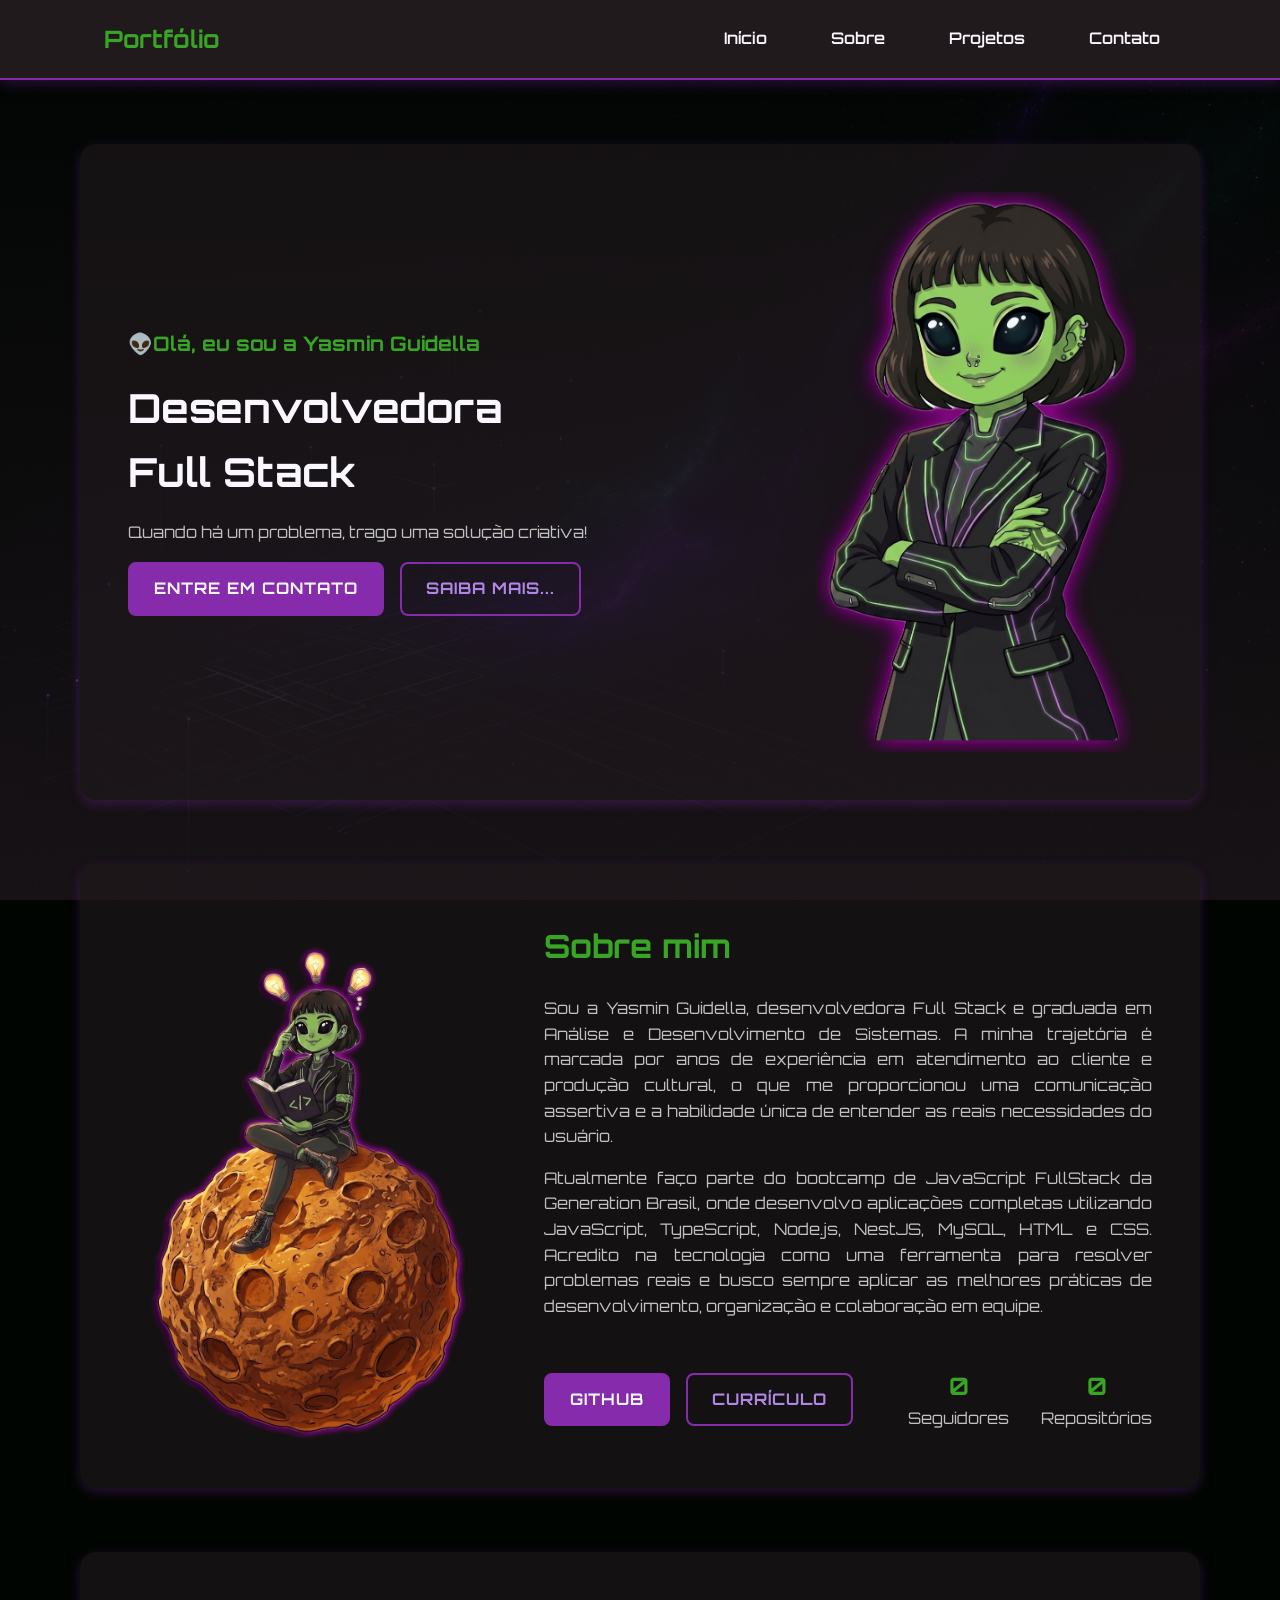
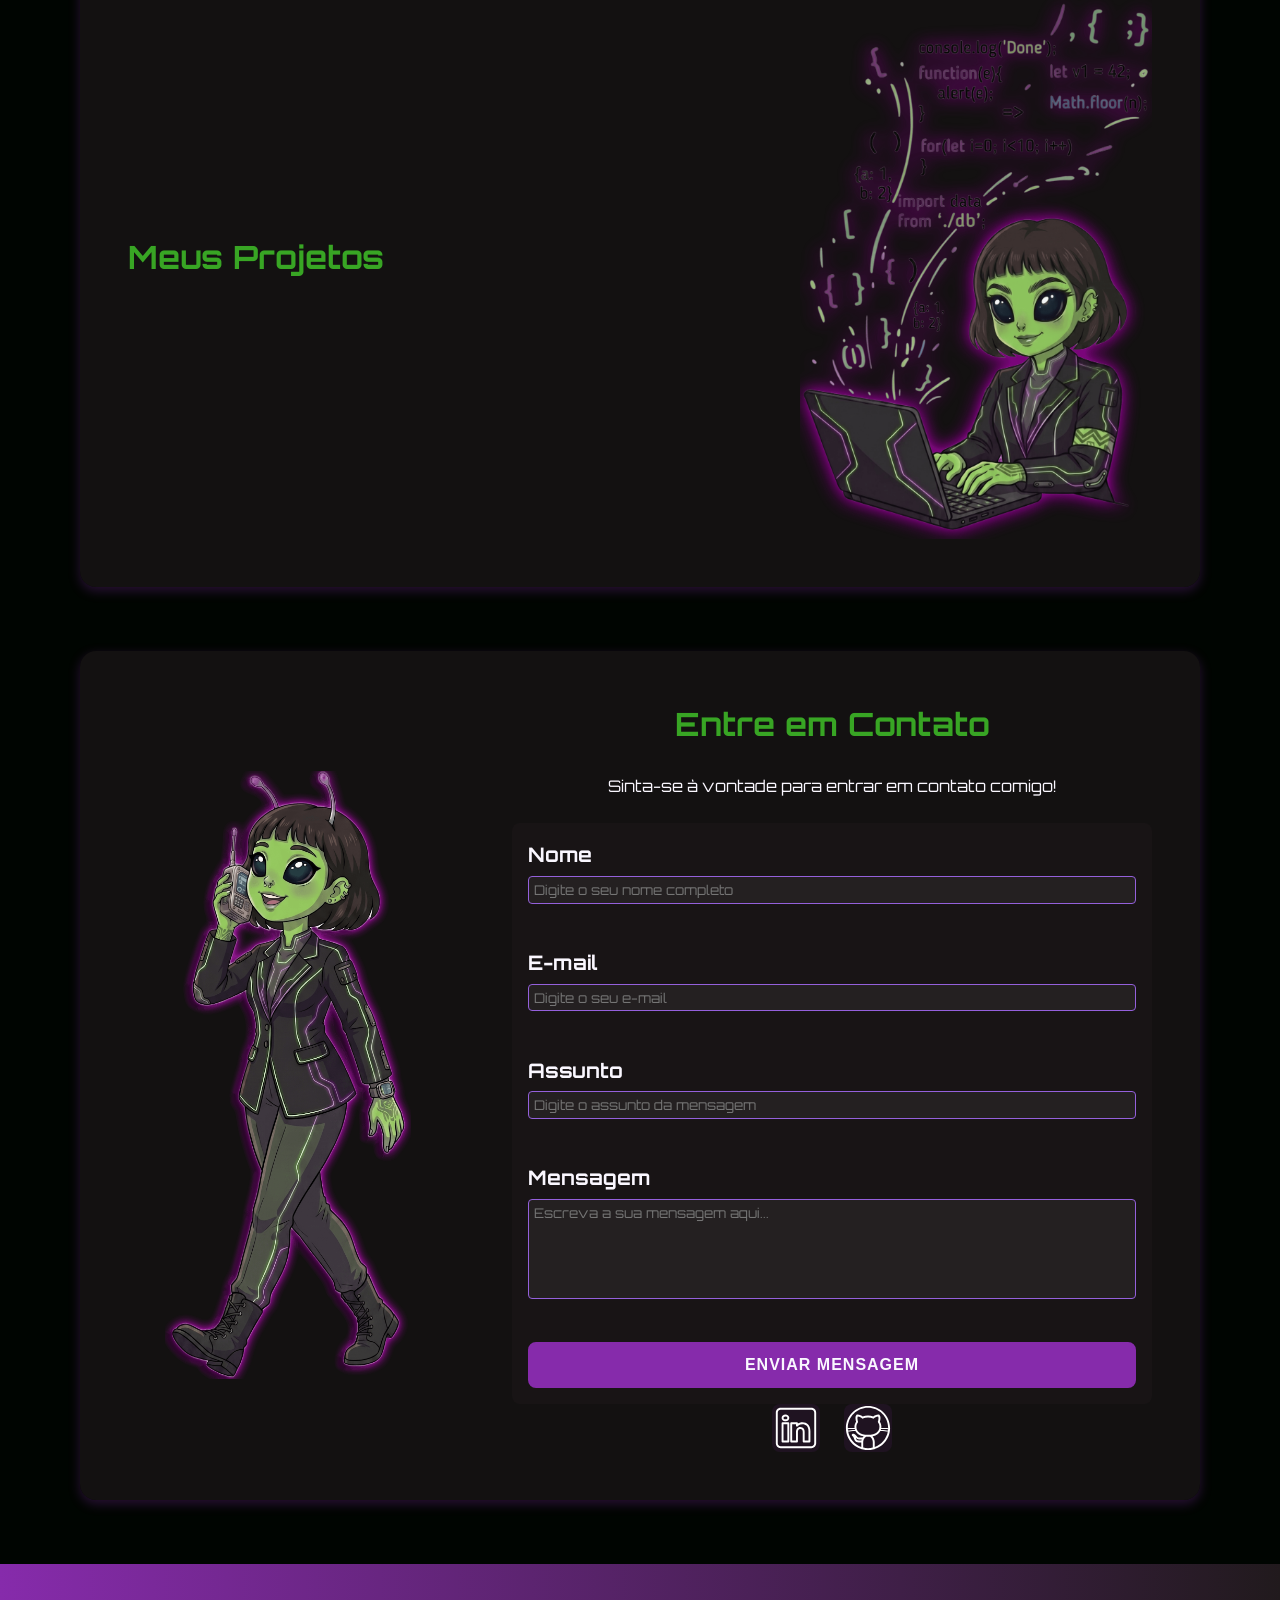
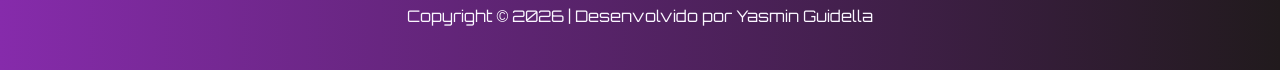
<file: index.html>
<!DOCTYPE html>
<html lang="pt-br">
<head>
    <meta charset="UTF-8">
    <meta name="viewport" content="width=device-width, initial-scale=1.0">
    <meta name="author" content="Yasmin Guidella">
    <meta name="description" content="Portfólio Full Stack">

    <meta name="robots" content="index, follow">

    <link rel="icon" type="image/x-icon" href="./assets/img/Icone_site.png">
    
    <title>Yasmin Guidella | Portfólio</title>

    <link rel="stylesheet" href="https://cdn.jsdelivr.net/npm/swiper@11/swiper-bundle.min.css">
    <link rel="stylesheet" href="./assets/css/style.css">

    <!-- Fontes do Google -->
    <link rel="preconnect" href="https://fonts.googleapis.com">
    <link rel="preconnect" href="https://fonts.gstatic.com" crossorigin>

    <!-- Fonte do Google - Orbitron -->
    <link href="https://fonts.googleapis.com/css2?family=Orbitron:wght@400;500;600;700;800;900&display=swap" rel="stylesheet">

</head>
<body>
    <header>
        <div class="menu-content">
            <a href="index.html" id="titulo">Portfólio</a>

            <nav>
                <ul class="menu-list">
                    <li><a href="#hero">Início</a></li>
                    <li><a href="#about">Sobre</a></li>
                    <li><a href="#projects">Projetos</a></li>
                    <li><a href="#contact">Contato</a></li>
                </ul>
            </nav>

        </div>
    </header>
    <main>

        <section id="hero" class="section-container hero-container">

            <article class="hero-content">
                <span>👽Olá, eu sou a Yasmin Guidella</span>
                <h1>Desenvolvedora </br> Full Stack</h1>
                <p>Quando há um problema, trago uma solução criativa!</p>

                <div class="buttons-container">
                    <a href="#contact" class="botao">Entre em Contato</a>
                    <a href="#about" class="botao-outline">Saiba mais...</a>
                </div>
            </article>

        <figure class="hero-image">

        <!-- Personagem -->
            <img src="./assets/img/neon_Personagem_hero.png" 
                alt="Personagem Yasmin Alien"
                class="img-hero principal float-animation">
        
        <!-- Foto Real (Aparece no hover) -->
            <img src="./assets/img/Yasmin (5)_neon.png" 
                alt="Foto Real Yasmin"
                class="img-hero hover-photo">
        </figure>

        </section>

        <section id="about" class="section-container about-container">

            <figure class="about-image">
                <img src="./assets/img/neon_personagem_about.png" alt="Foto da Personagem Yasmin Alien pensando em cima de um asteroide">
            </figure>

            <article class="about-content">
                <h2>Sobre mim</h2>
                <p>
                    Sou a Yasmin Guidella, desenvolvedora Full Stack 
                    e graduada em Análise e Desenvolvimento de Sistemas. 
                    A minha trajetória é marcada por anos de experiência em atendimento ao cliente 
                    e produção cultural, o que me proporcionou uma comunicação assertiva e a 
                    habilidade única de entender as reais necessidades do usuário.
                </p>
                <p>
                    Atualmente faço parte do bootcamp de JavaScript FullStack da Generation Brasil, 
                    onde desenvolvo aplicações completas utilizando JavaScript, TypeScript, 
                    Node.js, NestJS, MySQL, HTML e CSS. 
                    Acredito na tecnologia como uma ferramenta para resolver problemas reais 
                    e busco sempre aplicar as melhores práticas de desenvolvimento, organização 
                    e colaboração em equipe.
                </p>

                <div class="about-buttons-data">
                    <div class="buttons-container">
                        <a href="https://github.com/yguidella" target="_blank" class="botao">GitHub</a>
                        <a href="https://docs.google.com/document/d/1jw2vAXC8jNizImCz3DRNKMuKzdI7Y8nP7RuJuzfZfWE/edit?usp=sharing" 
                        target="_blank" class="botao-outline">Currículo</a>
                    </div>

                    <div class="data-container">
                        <div class="data-item">
                            <span id="github-seguidores" class="data-number">0</span>
                            <span class="data-label">Seguidores</span>
                        </div>
                        <div class="data-item">
                            <span id="github-repos" class="data-number">0</span>
                            <span class="data-label">Repositórios</span>
                        </div>
                    </div>
                </div>
            </article>
        </section>

        <section id="projects" class="section-container projects-container">
            <div class="projects-wrapper">
                
                <!-- COLUNA DA ESQUERDA: Título + Carrossel -->
                <div class="projects-content-box">
                    <h2 class="projects-title">Meus Projetos</h2>

                   <div class="swiper projects-swiper mySwiper">

                        <div class="swiper-wrapper">
                            </div>

                        <!-- Controles do Carrossel -->
                            <div class="swiper-pagination"></div>
                            <div class="swiper-button-next"></div>
                            <div class="swiper-button-prev"></div>
                    </div>
                    
                </div>

                        <!--
                        MOTIVO DA REFATORAÇÃO: Implementação de consumo dinâmico via API do GitHub.
                        APRENDIZADO: Transição de conteúdo manual para renderização via JavaScript 
                        assíncrono, permitindo maior escalabilidade e manutenção automatizada.
                        -->

                        <!-- 
                        <div class="swiper-wrapper">
                            Slide 01: Protótipo de estrutura para Blog Pessoal -->
                            <!-- 
                            <div class="swiper-slide">
                                <article class="project-card">
                                    <figure class="project-image">
                                        <img src="./assets/icons/projetos/blog_pessoal_icone.png" alt="Icone Blog">
                                    </figure>
                                    <div class="project-content">
                                        <h3>Blog Pessoal</h3>
                                        <p>Sistema de gerenciamento de conteúdo com CRUD completo, 
                                        autenticação de usuário, controle de postagens e temas 
                                        e persistência de dados.</p>
                                        <div class="project-tags">
                                            <span class="tag">TypeScript</span>
                                            <span class="tag">NestJS</span>
                                            <span class="tag">Node.js</span>
                                            <span class="tag">MySQL</span>
                                            <span class="tag">Swagger</span>
                                            <span class="tag">Render</span>
                                        </div>
                                        <div class="project-buttons">
                                            <a href="https://github.com/yguidella/blogpessoal" target="_blank" class="botao-outline botao-sm">GitHub</a>
                                            <a href="#" target="_blank" class="botao-outline botao-sm">Deploy</a>
                                        </div>
                                    </div>
                                </article>
                            </div>

                            Slide 02: Protótipo de estrutura para Rota Inclusiva -->
                            <!-- 
                            <div class="swiper-slide">
                                <article class="project-card">
                                    <figure class="project-image">
                                        <img src="./assets/icons/projetos/rota_inclusiva_icone.png" alt="Icone Projeto Rota Inclusiva ">
                                    </figure>
                                    <div class="project-content">
                                        <h3>Rota Inclusiva - Projeto em equipe</h3>
                                        <p>Plataforma de acessibilidade urbana focada em mobilidade inclusiva. 
                                        Neste projeto fui a Dev 4, responsável pela implementação da lógica de cálculo 
                                        de tempo estimado</p>
                                        <div class="project-tags">
                                            <span class="tag">TypeScript</span>
                                            <span class="tag">NestJS</span>
                                            <span class="tag">Node.js</span>
                                            <span class="tag">MySQL</span>
                                            <span class="tag">Insomnia</span>
                                        </div>
                                        <div class="project-buttons">
                                            <a href="https://github.com/Grupo06-Turma14Js/rotainclusiva_nest/tree/main" target="_blank" class="botao-outline botao-sm">GitHub</a>
                                            <a href="#" target="_blank" class="botao-outline botao-sm">Deploy</a>
                                        </div>
                                    </div>
                                </article>
                            </div>

                            Slide 03: Protótipo de estrutura para Artindie -->
                            <!-- 
                            <div class="swiper-slide">
                                <article class="project-card">
                                    <figure class="project-image">
                                        <img src="./assets/icons/projetos/artindie_icone.png" alt="Icone Projeto Artindie">
                                    </figure>
                                    <div class="project-content">
                                        <h3>Artindie - E-commerce</h3>
                                        <p>Sistema de console (CLI) para gerenciamento de produtos de uma galeria de arte, 
                                        com operações CRUD completas, estrutura em camadas e programação orientada a objetos. </p>
                                        <div class="project-tags">
                                            <span class="tag">TypeScript</span>
                                            <span class="tag">JavaScript</span>
                                            <span class="tag">Node.js</span>
                                        </div>
                                        <div class="project-buttons">
                                            <a href="https://github.com/yguidella/projeto_ecommerce_artindie" target="_blank" class="botao-outline botao-sm">GitHub</a>
                                            <a href="#" target="_blank" class="botao-outline botao-sm">Deploy</a>
                                        </div>
                                    </div>
                                </article>
                            </div>

                            Slide 04: Protótipo de estrutura para Rangoo -->
                            <!-- 
                            <div class="swiper-slide">
                                <article class="project-card">
                                    <figure class="project-image">
                                        <img src="./assets/icons/projetos/rangoo_icone.png" alt="Icone Projeto Rangoo">
                                    </figure>
                                    <div class="project-content">
                                        <h3>Rangoo - Projeto em Equipe</h3>
                                        <p>Descrição: API REST para um sistema de delivery de alimentação saudável, 
                                        desenvolvida com foco em arquitetura escalável.
                                        Neste projeto fui a Dev 3, responsável pela documentação da API com Swagger 
                                        e pelo deploy da aplicação na plataforma Render.</p>
                                        <div class="project-tags">
                                            <span class="tag">TypeScript</span>
                                            <span class="tag">JavaScript</span>
                                            <span class="tag">NestJS</span>
                                            <span class="tag">Node.js</span>
                                            <span class="tag">MySQL</span>
                                            <span class="tag">Swagger</span>
                                            <span class="tag">Render</span>
                                            <span class="tag">Insomnia</span>
                                        </div>
                                        <div class="project-buttons">
                                            <a href="https://github.com/Grupo06-Turma14Js/rangoo_nest" target="_blank" class="botao-outline botao-sm">GitHub</a>
                                            <a href="#" target="_blank" class="botao-outline botao-sm">Deploy</a>
                                        </div>
                                    </div>
                                </article>
                            </div>

                            Slide 05: Protótipo de estrutura para Portfólio -->
                            <!-- 
                            <div class="swiper-slide">
                                <article class="project-card">
                                    <figure class="project-image">
                                        <img src="./assets/icons/projetos/portfolio_icone.png" alt="Icone Portfolio">
                                    </figure>
                                    <div class="project-content">
                                        <h3>Portfólio</h3>
                                        <p>Site completo com Interface responsiva e estética personalizada focada em experiência de usuário.</p>
                                        <div class="project-tags">
                                            <span class="tag">HTML5</span>
                                            <span class="tag">CSS3</span>
                                            <span class="tag">JavaScript</span>
                                        </div>
                                        <div class="project-buttons">
                                            <a href="https://github.com/yguidella/portfolio" target="_blank" class="botao-outline botao-sm">GitHub</a>
                                            <a href="#" target="_blank" class="botao-outline botao-sm">Deploy</a>
                                        </div>
                                    </div>
                                </article>
                            </div>
                        </div> 
                        -->

                <!-- COLUNA DA DIREITA: Personagem Fixa -->
                <figure class="projects-personagem-fixed">
                    <img src="./assets/img/neon_personagem_projects.png" alt="Personagem Yasmin Alien Codando" class="float-about">
                </figure>

            </div>
        </section>

        <section id="contact" class="section-container contact-container">
    
            <!-- LADO ESQUERDO: Personagem -->
            <figure class="contact-image-box">
                <img src="assets/img/neon_personagem_contato.png" alt="Personagem Yasmin Alien Com um Telefone Espacial" class="float-about">
            </figure>

            <!-- LADO DIREITO: Título + Formulário + Redes Sociais -->
            <div class="contact-content-wrapper">
                <article class="contact-header">
                    <h2>Entre em Contato</h2>
                    <p>Sinta-se à vontade para entrar em contato comigo!</p>
                </article>

                <form id="formulario" action="https://formsubmit.co/b600c10b88c293426e45c9976c25ea72" method="POST" novalidate>
                    <input type="hidden" name="_next" value="https://yguidella.github.io/portfolio/success.html">
                    <input type="hidden" name="_captcha" value="false">    

                    <label for="nome">Nome</label>
                    <input id="nome" name="nome" type="text" required placeholder="Digite o seu nome completo">
                    <span id="erro-nome"></span>

                    <label for="email">E-mail</label>
                    <input id="email" name="email" type="email" required placeholder="Digite o seu e-mail">
                    <span id="erro-email"></span>

                    <label for="assunto">Assunto</label>
                    <input id="assunto" name="assunto" type="text" required placeholder="Digite o assunto da mensagem">
                    <span id="erro-assunto"></span>

                    <label for="mensagem">Mensagem</label>
                    <textarea id="mensagem" name="mensagem" required placeholder="Escreva a sua mensagem aqui..."></textarea>
                    <span id="erro-mensagem"></span>

                    <button class="botao" type="submit">Enviar Mensagem</button>

                </form>

                <div class="social-container">
                    <a href="https://br.linkedin.com/in/yasminguidella" class="social-icon" target="_blank" rel="noopener noreferrer">
                        <img src="./assets/icons/social/linkedin.svg"></a>
                    <a href="https://github.com/yguidella/" class="social-icon" target="_blank" rel="noopener noreferrer">
                        <img src="./assets/icons/social/github.svg"></a>
                </div>
            </div>    
        </section>

    </main>

    <footer>
        <p>Copyright © 2026 | Desenvolvido por Yasmin Guidella</p>
    </footer>

    <script src="https://cdn.jsdelivr.net/npm/swiper@11/swiper-bundle.min.js"></script>
    <script src="./assets/js/script.js"></script>
    
</body>
</html>
</file>
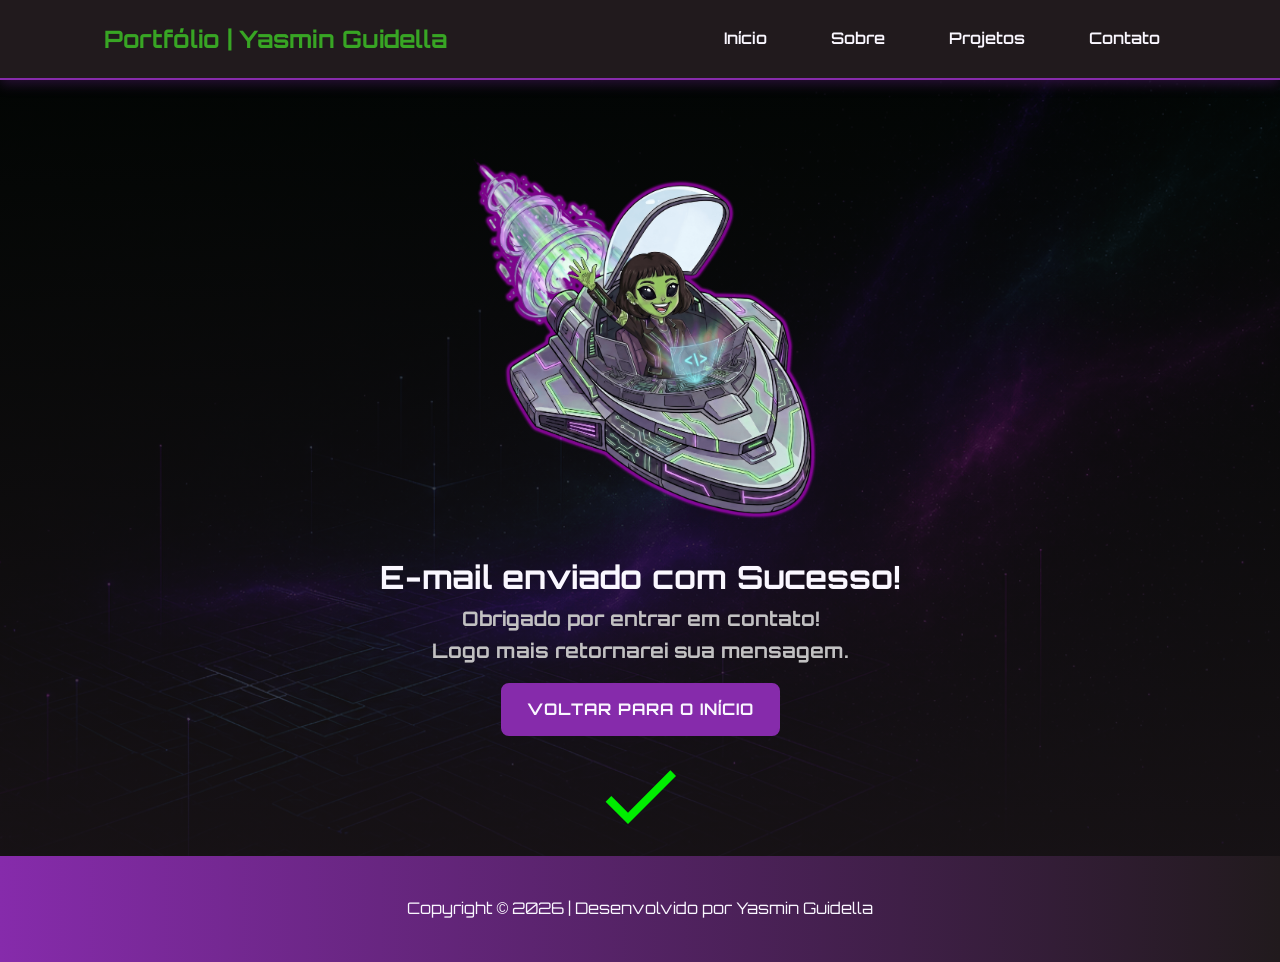
<file: success.html>
<!DOCTYPE html>
<html lang="pt-br">
<head>
    <!-- Fontes do Google -->
    <link rel="preconnect" href="https://fonts.googleapis.com">
    <link rel="preconnect" href="https://fonts.gstatic.com" crossorigin>

    <!-- Fonte do Google - Orbitron -->
    <link href="https://fonts.googleapis.com/css2?family=Orbitron:wght@400;500;600;700;800;900&display=swap" rel="stylesheet">

    
    <meta charset="UTF-8">
    <meta name="viewport" content="width=device-width, initial-scale=1.0">
    <meta name="author" content="Yasmin Guidella">
    <meta name="description" content="Mensagem enviada com sucesso! Obrigado pelo contato no meu portfólio.">
    <meta name="robots" content="index, follow">

    <link rel="icon" type="image/svg+xml" href="./assets/img/favicon.svg">

    <link rel="stylesheet" href="./assets/css/style.css">

    <title>Sucesso | Yasmin Guidella</title>
</head>
<body>

    <header>
        <div class="menu-content">
            <a href="index.html" id="titulo">Portfólio | Yasmin Guidella</a>
            
            <nav>
                <ul class="menu-list">
                    <li><a href="index.html">Início</a></li>
                    <li><a href="index.html#about">Sobre</a></li>
                    <li><a href="index.html#projects">Projetos</a></li>
                    <li><a href="index.html#contact">Contato</a></li>
                </ul>
            </nav>
        </div>
    </header>

    <main>

        <section class="success-container">
            <article class="success-content">

                <figure class="success-personagem">
                    <img src="./assets/img/personagem_nave.png" 
                         alt="Yasmin alien na Nave" 
                         class="float-success">
                </figure>


                <h1>E-mail enviado com Sucesso!</h1>
                <h2>Obrigado por entrar em contato! <br> Logo mais retornarei sua mensagem.</h2>

                <a class="botao" href="index.html">Voltar para o Início</a>

                <figure class="success-icon">
                    <img src="./assets/img/success.svg" 
                         alt="Check de sucesso">
                </figure>

            </article>
        </section>

    </main>

    <footer>
        <p>Copyright © 2026 | Desenvolvido por Yasmin Guidella</p>
    </footer>

</body>

</html>
</file>
<file: assets/css/style.css>
/* Reset global e modelagem de caixa */
* {
    margin: 0;                    /* remover margens padrão */
    padding: 0;                   /* remover espaçamento interno padrão */
    box-sizing: border-box;       /* incluir borda no tamanho total */
}

/* Tipografia e elementos base */
body {
    font-family: 'Orbitron', sans-serif; /* fonte principal do site */
}

img {
    max-width: 100%;              /* limitar imagens ao tamanho do container */
    height: auto;                 /* preservar proporção da imagem */
}

a {
    text-decoration: none;        /* remover sublinhado dos links */
}

/* Variáveis de tema e design */
:root {
    /* PALETA PRINCIPAL */
    --purple-50: #f4eaff;
    --purple-100: #e9dcfa;
    --purple-200: #cdb3f0;
    --purple-300: #b186e5;
    --purple-400: #9460db;
    --purple-500: #862BAB;       /* roxo principal */
    --purple-600: #6b36c8;
    --purple-700: #5b2ca0;
    --purple-800: #4c2177;
    --purple-900: #211A1D;       /* roxo bem escuro */

    /* NEUTROS E TEXTOS */
    --black: #000501;            /* fundo escuro */
    --white: #FAF7FF;            /* texto claro */
    --silver: #C2C1C2;           /* texto secundário */
    --gray-400: #505861;         /* cinza neutro */

    /* INTERAÇÃO */
    --neon-green: #38A524;       /* detalhe verde */
    --neon-green-active: #2bff00;/* verde ativo */
    --error: #e63946;            /* cor de erro */

    /* SOMBRAS E BRILHOS */
    --shadow-sm: 0 0.25rem 0.5rem rgba(0, 0, 0, 0.05);               /* sombra leve */
    --shadow-md: 0 0.25rem 0.75rem rgba(134, 43, 171, 0.3);         /* brilho roxo */
    --shadow-lg: 0 0.5rem 1.5rem rgba(56, 165, 36, 0.2);            /* brilho verde */

    /* ESPAÇOS */
    --spacing-xs: 0.5rem;
    --spacing-sm: 1rem;
    --spacing-md: 1.5rem;
    --spacing-lg: 2rem;
    --spacing-xl: 3rem;
    --spacing-2xl: 4rem;

    /* FONTE */
    --text-sm: 0.75rem;
    --text-base: 1rem;
    --text-lg: 1.25rem;
    --text-xl: 1.5rem;
    --text-2xl: 2rem;
    --text-3xl: 2.5rem;

    /* BORDAS E ANIMAÇÕES */
    --radius-sm: 0.25rem;
    --radius-md: 0.5rem;
    --radius-lg: 1rem;
    --radius-xl: 2rem;
    --radius-full: 9999px;
    --transition-default: all 0.3s ease;
}

/* Rolagem suave em toda a página */
html {
    scroll-behavior: smooth;
}

/* Estrutura base do layout */
body {
    display: flex;                /* layout em coluna */
    flex-direction: column;       /* empilha seções verticalmente */
    min-height: 100vh;            /* ocupar altura total */
    background-color: var(--black); /* fundo escuro */
    background-image: linear-gradient(rgba(0, 5, 1, 0.8), rgba(33, 26, 29, 0.7)), url('../img/background_portfolio_1.png');
    background-size: cover;       /* imagem de fundo cobre toda a área */
    background-position: center;  /* centraliza a imagem */
    background-attachment: fixed; /* imagem fixa ao rolar */
    background-repeat: no-repeat; /* não repete o background */
    line-height: 1.6;             /* espaçamento entre linhas */
    color: var(--white);          /* texto principal em branco */
}

main {
    flex: 1;                      /* ocupa espaço restante */
    padding-top: 4rem;            /* espaçamento interno superior */
}

/* Container padrão das seções */
.section-container {
    max-width: 70rem;             /* largura máxima de leitura */
    min-height: auto;             /* altura mínima automática */
    width: 100%;                  /* largura total do container */
    margin: 0 auto 4rem auto;     /* centraliza horizontal e espaça abaixo */
    padding: var(--spacing-xl);   /* espaçamento interno maior */
    box-sizing: border-box;       /* garante box-sizing correto */
    background-color: rgba(33, 26, 29, 0.6); /* painel semitransparente */
    border-radius: var(--radius-lg); /* cantos arredondados */
    box-shadow: var(--shadow-md); /* sombra roxa suave */
    scroll-margin-top: 6rem;      /* margem de rolagem para âncoras */
    overflow: hidden;             /* evitar overflow visual */
}

/* Layout base das principais seções */
.hero-container,
.about-container,
.contact-container {
    display: flex;                /* layout em linha */
    align-items: center;          /* alinha verticalmente */
    justify-content: space-between; /* distribui espaço entre itens */
    gap: var(--spacing-2xl);      /* espaçamento entre colunas */
    flex-wrap: wrap;              /* permite quebra em telas menores */
}

/* Imagens e blocos visuais das seções */
.hero-image,
.about-image,
.projects-image,
.contact-image-box {
    flex: 1;                      /* ocupa espaço disponível */
    max-width: 22rem;             /* largura máxima consistente */
    width: 100%;                  /* largura total do container */
}

.hero-image img,
.about-image img,
.projects-personagem-fixed img,
.contact-image-box img {
    width: 100%;                  /* ocupa toda a largura do bloco */
    height: auto;                 /* mantém proporção */
    object-fit: contain;          /* ajusta sem cortar */
}

/* Conteúdo flexível de cada seção */
.hero-content,
.about-content,
.contact-content-wrapper {
    flex: 1;                      /* ocupa restante do espaço */
    min-width: 0;                 /* evita overflow em flex */
    display: flex;                /* layout em coluna */
    flex-direction: column;       /* itens empilhados */
    justify-content: center;      /* centraliza vertical */
}

/* Grupo de botões comum */
.buttons-container {
    display: flex;                /* itens em linha */
    gap: var(--spacing-sm);       /* espaçamento entre botões */
    flex-wrap: wrap;              /* quebra em linha quando necessário */
}

/* Estilização base dos botões */
.botao,
.botao-outline {
    display: inline-block;        /* comporta-se como botão */
    padding: 0.75rem 1.5rem;      /* espaçamento interno padrão */
    border: 2px solid transparent;/* espaço reservado para borda */
    border-radius: var(--radius-md); /* canto arredondado */
    font-size: var(--text-base);  /* tamanho de fonte médio */
    font-weight: 700;             /* texto em negrito */
    text-align: center;           /* centraliza texto */
    cursor: pointer;              /* cursor de clique */
    transition: var(--transition-default); /* animação suave */
    text-transform: uppercase;    /* texto em maiúsculas */
    letter-spacing: 1px;          /* espaçamento entre letras */
}

/* Botão principal preenchido */
.botao {
    border-color: var(--purple-500); /* borda roxa */
    background-color: var(--purple-500); /* fundo roxo */
    color: var(--white);           /* texto branco */
}

.botao:hover {
    background-color: var(--purple-600); /* roxo mais escuro */
    border-color: var(--purple-600); /* borda combinando */
    box-shadow: var(--shadow-md);   /* brilho ao passar o mouse */
    transform: translateY(-0.25rem); /* leve elevação */
}

/* Botão outline transparente */
.botao-outline {
    border-color: var(--purple-500); /* borda roxa */
    background-color: transparent;  /* fundo transparente */
    color: var(--purple-300);        /* texto roxo claro */
}

.botao-outline:hover {
    background-color: var(--purple-500); /* fundo roxo no hover */
    color: var(--white);           /* texto branco no hover */
    transform: translateY(-0.25rem); /* leve elevação */
    box-shadow: var(--shadow-md);   /* brilho no hover */
}

/* Estado ativo de clique */
.botao:active,
.botao-outline:active {
    background-color: var(--neon-green-active); /* verde ativo */
    border-color: var(--neon-green-active); /* borda verde */
    color: var(--black);            /* texto escuro para contraste */
    transform: translateY(0);       /* volta à posição original */
}

/* Variante menor de botão */
.botao-sm {
    min-width: 8rem;               /* largura mínima */
    padding: 0.5rem 1rem;          /* espaçamento reduzido */
    border-width: 1px;             /* borda fina */
    border-radius: var(--radius-sm); /* borda menor */
    font-size: var(--text-sm);     /* texto menor */
}

/* Cabeçalho fixo e menu */
header {
    position: sticky;              /* fixo no topo */
    top: 0;                        /* topo da página */
    z-index: 1000;                 /* acima de outros elementos */
    width: 100%;                   /* largura total */
    min-height: 5rem;              /* altura mínima */
    height: auto;                  /* altura automática */
    padding: 0.5rem 0;             /* espaçamento vertical */
    border-bottom: 0.15rem solid var(--purple-500); /* linha inferior */
    background-color: var(--purple-900); /* fundo escuro */
    box-shadow: var(--shadow-md);  /* sombra leve */
    display: flex;                 /* layout em linha */
    align-items: center;           /* centraliza verticalmente */
}

header a {
    font-weight: 600;              /* texto semi-negrito */
    color: var(--white);           /* link branco */
    transition: var(--transition-default); /* animação suave */
}

header a:hover {
    color: var(--neon-green);      /* link verde no hover */
}

#titulo {
    font-size: var(--text-xl);     /* tamanho do título */
    font-weight: 700;              /* negrito */
    color: var(--neon-green);      /* destaque verde */
}

.menu-content {
    display: flex;                 /* layout em linha */
    justify-content: space-between;/* espaço entre itens */
    align-items: center;           /* centraliza verticalmente */
    max-width: 70rem;              /* largura máxima do menu */
    width: 100%;                   /* largura total */
    margin: 0 auto;                /* centraliza horizontalmente */
    padding: 0 var(--spacing-md);  /* espaçamento horizontal */
}

.menu-list {
    display: flex;                 /* lista em linha */
    gap: var(--spacing-lg);        /* espaçamento entre itens */
    list-style: none;              /* remove marcadores */
}

.menu-list a {
    padding: var(--spacing-xs) var(--spacing-sm); /* área clicável maior */
}

/* Hero section */
.hero-content {
    flex: 1;                      /* ocupa o espaço restante */
    min-width: 0;                 /* evita overflow */
    display: flex;                /* layout em coluna */
    flex-direction: column;       /* itens empilhados */
    justify-content: center;      /* centraliza verticalmente */
    gap: var(--spacing-sm);       /* espaçamento interno */
}

.hero-content span {
    font-size: var(--text-lg);    /* texto menor */
    font-weight: 700;             /* negrito */
    color: var(--neon-green);     /* destaque verde */
}

.hero-content h1 {
    font-size: var(--text-3xl);   /* título grande */
    font-weight: 700;             /* negrito */
}

.hero-content p,
.about-content p,
.contact-info p {
    font-size: var(--text-base);  /* texto base */
    color: var(--silver);         /* cor de texto secundário */
}

.hero-image {
    position: relative;           /* permite posicionamento absoluto interno */
    flex: 0 0 22rem;              /* largura fixa em flex */
    max-width: 22rem;             /* largura máxima */
    width: 100%;                  /* largura total do container */
    height: 35rem;                /* altura fixa */
}

.hero-image img {
    width: 100%;                  /* ocupa toda a largura do bloco */
    height: 100%;                 /* ocupa toda a altura do bloco */
    object-fit: contain;          /* ajusta imagem sem cortar */
    border-radius: var(--radius-lg); /* bordas arredondadas */
}

@keyframes float {
    0%, 100% {
        transform: translate(-50%, -50%); /* posição inicial/final */
    }
    50% {
        transform: translate(-50%, calc(-50% - 1rem)); /* sobe no meio */
    }
}

.float-animation {
    animation: float 3s ease-in-out infinite; /* animação flutuante */
}

.img-hero {
    position: absolute;           /* posicionamento sobreposto */
    top: 50%;                     /* centraliza verticalmente */
    left: 50%;                    /* centraliza horizontalmente */
    transform: translate(-50%, -50%); /* movimenta ao centro exato */
    width: 100%;                  /* largura total do bloco */
    height: auto;                 /* altura proporcional */
    object-fit: contain;          /* ajusta dentro do container */
}

.hover-photo {
    opacity: 0;                   /* começa invisível */
    visibility: hidden;           /* não visível inicialmente */
}

.hero-image:hover .principal {
    opacity: 0;                   /* esconde personagem no hover */
}

.hero-image:hover .hover-photo {
    opacity: 1;                   /* mostra foto real no hover */
    visibility: visible;          /* torna visível */
}

/* About section */
.about-image {
    flex: 0 0 22rem;              /* largura fixa em flex */
    display: flex;                /* layout flex para centralização */
    justify-content: center;      /* centraliza imagem */
}

.about-image img {
    width: 100%;                  /* largura total do container */
    max-width: 100%;              /* não ultrapassa container */
    height: auto;                 /* mantém proporção */
    box-shadow: none;             /* sem sombra */
    border: none;                 /* sem borda */
    border-radius: 0;             /* sem cantos arredondados */
    animation: float-about 3s ease-in-out infinite; /* animação leve */
}

@keyframes float-about {
    0%, 100% {
        transform: translate(0%);  /* posição inicial e final */
    }
    50% {
        transform: translateY(-0.8rem); /* sobe levemente no meio */
    }
}

.about-content h2,
.projects-container h2,
.contact-header h2 {
    margin-bottom: var(--spacing-md); /* espaço abaixo do título */
    font-size: var(--text-2xl);       /* tamanho maior */
    font-weight: 700;                 /* negrito */
    color: var(--neon-green);         /* destaque verde */
}

.about-content p {
    margin-bottom: var(--spacing-sm); /* espaço entre parágrafos */
    text-align: justify;             /* alinha texto justificado */
}

.about-buttons-data {
    display: flex;                    /* layout em linha */
    justify-content: space-between;   /* espaço entre itens */
    align-items: center;              /* alinha verticalmente */
    gap: var(--spacing-lg);           /* espaçamento entre elementos */
    margin-top: var(--spacing-lg);    /* margem superior */
}

.about-buttons-data .buttons-container {
    margin-right: auto;              /* empurra o grupo de botões para a esquerda */
}

.data-container {
    display: flex;                    /* layout em linha */
    gap: var(--spacing-lg);           /* espaçamento entre dados */
    margin-top: 0;                    /* remove margem superior */
}

.data-item {
    display: flex;                    /* layout em coluna */
    flex-direction: column;           /* empilha número e rótulo */
    align-items: center;              /* centraliza conteúdo */
}

.data-number {
    font-size: var(--text-xl);        /* tamanho maior do número */
    font-weight: 700;                 /* negrito */
    text-align: center;               /* centraliza texto */
    color: var(--neon-green);         /* destaque verde */
}

.data-label {
    font-size: var(--text-base);      /* texto de rótulo */
    text-align: center;               /* centraliza texto */
    color: var(--silver);             /* cor secundária */
}

/* Projects section */
.projects-container {
    width: 100%;                      /* ocupa toda a largura */
}

.projects-wrapper {
    display: flex;                    /* layout em linha */
    align-items: center;              /* alinha verticalmente */
    justify-content: space-between;   /* espaça os elementos */
    gap: 4rem;                        /* espaçamento grande */
    width: 100%;                      /* ocupa toda a largura */
    flex-wrap: nowrap;                /* impede quebra */
}

.projects-content-box {
    flex: 1 1 40rem;                  /* ocupa espaço flexível */
    min-width: 0;                     /* evita overflow */
}

.projects-personagem-fixed {
    flex: 0 0 22rem;                  /* largura fixa em flex */
    display: flex;                    /* centraliza imagem */
    justify-content: center;          /* centraliza horizontalmente */
    align-items: center;              /* centraliza verticalmente */
}

.projects-title {
    text-align: left;                 /* alinha título à esquerda */
    margin-bottom: var(--spacing-lg); /* espaço abaixo */
    color: var(--neon-green);         /* destaque verde */
    font-size: var(--text-2xl);       /* tamanho do título */
    font-weight: 700;                 /* negrito */
}

.projects-swiper {
    width: 100%;                      /* largura total do swiper */
    max-width: 30em;                  /* limite de largura */
}

.project-card {
    display: flex;                    /* layout em coluna */
    flex-direction: column;           /* empilha conteúdo */
    background-color: var(--purple-900); /* fundo escuro */
    border: 1px solid var(--purple-500); /* borda roxa */
    border-radius: var(--radius-md); /* bordas arredondadas */
    padding: var(--spacing-xl);       /* espaçamento interno */
    width: 100%;                      /* ocupa toda a largura */
    min-height: 25rem;                /* altura mínima */
    transition: var(--transition-default); /* animação suave */
}

.mySwiper {
    width: 100%;                      /* largura total do swiper */
}

.project-card:hover {
    box-shadow: 0 0 20px var(--neon-green); /* sombra verde no hover */
    transform: translateY(-0.5rem);  /* sobe levemente no hover */
}

.project-image img {
    width: 7rem;                      /* largura fixa da imagem */
    height: auto;                     /* mantém proporção */
    filter: drop-shadow(0 0 5px var(--purple-300)); /* sombra roxa */
}

.project-image {
    background: rgba(255, 255, 255, 0.05); /* fundo translúcido */
    padding: var(--spacing-md);      /* espaçamento interno */
    border-radius: var(--radius-md); /* bordas arredondadas */
    margin-bottom: var(--spacing-md);/* espaço abaixo */
    display: flex;                   /* centraliza conteúdo */
    justify-content: center;         /* alinha horizontalmente */
    align-items: center;             /* alinha verticalmente */
    height: 8rem;                    /* altura fixa do container */
}

.projects-personagem-fixed img {
    width: 100%;                      /* largura total */
    height: auto;                     /* mantém proporção */
    max-width: 25rem;                 /* limite de largura */
    animation: float-about 3s ease-in-out infinite; /* animação leve */
}

.project-content {
    display: flex;                    /* layout em coluna */
    flex-direction: column;           /* empilha conteúdo */
    flex: 1;                          /* ocupa espaço restante */
}

.project-content h3 {
    color: var(--white);             /* título em branco */
    margin-bottom: var(--spacing-xs); /* espaço abaixo */
}

.project-content p {
    color: var(--silver);            /* texto secundário */
    margin-bottom: var(--spacing-md); /* espaço abaixo */
}

.project-tags {
    display: flex;                    /* layout em linha */
    flex-wrap: wrap;                  /* quebra quando necessário */
    gap: var(--spacing-xs);           /* espaçamento entre tags */
    margin-bottom: var(--spacing-md); /* espaço abaixo */
}

.tag {
    padding: 0.25rem 0.75rem;         /* espaçamento interno */
    background-color: var(--purple-500); /* fundo roxo */
    border-radius: var(--radius-full); /* pílula arredondada */
    font-size: var(--text-sm);        /* texto menor */
    font-weight: 700;                 /* negrito */
    color: var(--white);              /* texto branco */
}

.project-buttons {
    display: flex;                    /* layout em linha */
    justify-content: center;          /* centraliza horizontalmente */
    align-items: center;              /* centraliza verticalmente */
    gap: var(--spacing-sm);           /* espaçamento entre botões */
    margin-top: auto;                 /* empurra para baixo */
}

.swiper-wrapper {
    align-items: stretch;             /* estica slides verticalmente */
}

.swiper-slide {
    display: flex;                    /* layout flex */
    height: auto;                     /* altura automática */
}

.swiper-button-next,
.swiper-button-prev {
    width: 2rem;                      /* largura dos botões */
    height: 2rem;                     /* altura dos botões */
}

.swiper-button-next::after,
.swiper-button-prev::after {
    font-size: 2.3rem;                /* tamanho do ícone */
    color: var(--neon-green);         /* cor verde */
    font-weight: bold;                /* ícone em negrito */
}

.swiper-button-next:hover::after,
.swiper-button-prev:hover::after {
    font-size: 3rem;                  /* ícone maior no hover */
    color: var(--neon-green-active);  /* verde mais brilhante */
    text-shadow: 0 0 15px var(--neon-green); /* brilho verde */
}

/* Paginação do swiper */
.swiper-pagination-bullet {
    width: 0.8rem;                    /* bolinha pequena */
    height: 0.8rem;                   /* altura igual */
    background-color: var(--silver);  /* cor neutra */
    opacity: 0.5;                     /* leve translucidez */
}

.swiper-pagination-bullet-active {
    width: 2.5rem;                    /* bolinha ativa maior */
    border-radius: var(--radius-sm);   /* bordas arredondadas */
    background-color: var(--neon-green); /* verde ativo */
    opacity: 1;                       /* totalmente opaco */
    box-shadow: 0 0 8px var(--neon-green); /* brilho verde */
}

/* Contact section */
.contact-container {
    display: flex;                    /* layout em linha */
    align-items: center;              /* alinha verticalmente */
    justify-content: space-between;   /* distribui espaço */
    gap: var(--spacing-2xl);          /* espaçamento largo */
    width: 100%;                      /* largura total */
    min-height: 35rem;                /* altura mínima */
}

.social-container {
    display: flex;                    /* layout em linha */
    justify-content: center;          /* centraliza horizontalmente */
    gap: var(--spacing-md);           /* espaçamento entre ícones */
    width: 100%;                      /* largura total */
    max-width: 40rem;                 /* limite de largura */
}

.social-icon {
    width: 3rem;                      /* largura do ícone */
    height: 3rem;                     /* altura do ícone */
    display: flex;                    /* layout flex */
    align-items: center;              /* centraliza verticalmente */
    justify-content: center;          /* centraliza horizontalmente */
    background: rgba(134, 43, 171, 0.1); /* fundo leve */
    border-radius: var(--radius-md);  /* cantos arredondados */
    transition: var(--transition-default); /* animação suave */
}

.social-icon img {
    width: 100%;                      /* ocupa o ícone inteiro */
    filter: brightness(0) invert(1);  /* tonalidade clara */
    transition: var(--transition-default); /* animação suave */
}

.social-icon:hover {
    background: var(--purple-500);    /* fundo roxo no hover */
    transform: translateY(-0.3rem);   /* eleva o ícone */
}

.social-icon:hover img {
    filter: invert(48%) sepia(79%) saturate(2476%) hue-rotate(86deg) brightness(118%) contrast(119%); /* cor ativada */
}

.contact-image-box {
    flex: 0 0 20rem;                  /* largura fixa */
    max-width: 20rem;                 /* largura máxima */
    display: flex;                    /* layout flex */
    justify-content: center;          /* centraliza horizontalmente */
    align-items: center;              /* centraliza verticalmente */
}

.contact-image-box img {
    width: 100%;                      /* largura total */
    height: auto;                     /* mantém proporção */
    object-fit: contain;              /* ajusta sem cortar */
    max-height: 38rem;                /* altura máxima */
    animation: float-about 3s ease-in-out infinite; /* animação leve */
}

.contact-content-wrapper {
    flex: 1;                          /* ocupa espaço restante */
    display: flex;                    /* layout em coluna */
    flex-direction: column;           /* empilha conteúdo */
    align-items: center;              /* centraliza horizontalmente */
}

.contact-header {
    text-align: center;               /* centraliza títulos */
    width: 100%;                      /* largura total */
    max-width: 40rem;                 /* largura máxima */
    margin-bottom: var(--spacing-md); /* espaço abaixo */
}

.contact-header h2 {
    color: var(--neon-green);         /* destaque verde */
    font-size: var(--text-2xl);       /* tamanho do título */
    font-weight: 700;                 /* negrito */
}

#formulario {
    width: 100%;                      /* ocupa largura total */
    max-width: 40rem;                 /* largura máxima do formulário */
    max-height: 40rem;                /* altura máxima */
    background: rgba(33, 26, 29, 0.4); /* fundo translúcido */
    padding: var(--spacing-sm);       /* espaçamento interno */
    border-radius: var(--radius-md);  /* cantos arredondados */
    display: flex;                    /* layout em coluna */
    flex-direction: column;           /* itens empilhados */
    gap: 0.5rem;                      /* espaçamento entre campos */
}

#formulario label {
    font-size: var(--text-lg);        /* tamanho do texto do label */
    font-weight: 700;                 /* negrito */
    color: var(--white);              /* label branco */
    margin-bottom: -0.2rem;           /* ajuste fino de espaçamento */
}

#formulario input,
#formulario textarea {
    width: 100%;                      /* ocupa largura total */
    padding: 0.3rem;                  /* espaçamento interno */
    background: rgba(255, 255, 255, 0.05); /* fundo suave */
    border: 1px solid var(--purple-400); /* borda roxa clara */
    border-radius: var(--radius-sm);   /* cantos arredondados */
    color: var(--white);               /* texto branco */
    font-family: 'Orbitron', sans-serif; /* fonte consistente */
    transition: var(--transition-default); /* animação suave */
}

#formulario textarea {
    min-height: 100px;                /* altura mínima do textarea */
    resize: none;                     /* impede redimensionar */
}

#formulario input:focus,
#formulario textarea:focus {
    border-color: var(--neon-green);   /* borda verde no foco */
    box-shadow: 0 0 10px var(--neon-green); /* brilho verde no foco */
    outline: none;                    /* remove outline padrão */
}

/* Rodapé */
footer {
    padding: 2.5rem;                  /* espaçamento interno */
    background: linear-gradient(to right, var(--purple-500), var(--purple-900)); /* gradiente */
    text-align: center;               /* centraliza texto */
    color: var(--white);              /* texto branco */
}

/* Página de sucesso */
@keyframes float-success {
    0%, 100% {
        transform: translateY(0);      /* posição inicial/final */
    }
    50% {
        transform: translateY(-1rem);  /* sobe no meio */
    }
}

.float-success {
    animation: float-success 3s ease-in-out infinite; /* animação flutuante */
}

.success-container {
    display: flex;                    /* layout em coluna */
    flex-direction: column;           /* empilha conteúdo */
    justify-content: center;          /* centraliza verticalmente */
    align-items: center;              /* centraliza horizontalmente */
}

.success-content {
    display: flex;                    /* layout em coluna */
    flex-direction: column;           /* itens empilhados */
    align-items: center;              /* centraliza horizontalmente */
    max-width: 35rem;                 /* largura máxima */
}

.success-content h1 {
    text-align: center;               /* centraliza título */
    font-size: var(--text-2xl);       /* tamanho grande */
    font-weight: 700;                 /* negrito */
    margin-top: var(--spacing-sm);    /* margem superior */
}

.success-content h2 {
    text-align: center;               /* centraliza subtítulo */
    font-size: var(--text-lg);        /* tamanho base */
    color: var(--silver);             /* cor secundária */
}

.success-personagem {
    display: flex;                    /* layout flex */
    justify-content: center;          /* centraliza horizontalmente */
    align-items: center;              /* centraliza verticalmente */
    width: 100%;                      /* largura total */
    max-width: 22rem;                 /* largura máxima */
    margin-bottom: var(--spacing-sm); /* margem inferior */
}

.success-personagem img {
    position: relative;               /* posição relativa */
    width: 100%;                      /* largura total */
    height: auto;                     /* mantém proporção */
    object-fit: contain;              /* ajusta sem cortar */
    transform: none;                  /* sem transformação adicional */
}

.success-icon {
    display: flex;                    /* layout flex */
    align-items: center;              /* centraliza verticalmente */
    justify-content: center;          /* centraliza horizontalmente */
    width: 7.5rem;                    /* largura do ícone */
    height: 7.5rem;                   /* altura do ícone */
}

.success-icon img {
    width: 6rem;                      /* largura da imagem */
    height: 6rem;                     /* altura da imagem */
    filter: invert(48%) sepia(79%) saturate(2476%) hue-rotate(86deg) brightness(118%) contrast(119%); /* cor aplicada */
}

.success-content .botao {
    margin-top: var(--spacing-sm);    /* espaço acima do botão */
    z-index: 10;                      /* mantém acima de outros itens */
}


/* Estilização das mensagens de erro do formulário */
#formulario span {
    color: #ff0000;             /* Vermelho Neon principal */
    font-size: 0.80rem;         /* Tamanho delicado */
    font-weight: 800;           /* Negrito para destacar o brilho */
    display: block;             /* Força o erro a ocupar uma linha nova */
    min-height: 1rem;           /* Reserva o espaço mesmo se estiver vazio */
    margin-top: 0.2rem;         /* Afasta um pouquinho do input */
    margin-bottom: 0.5rem;      /* Afasta do próximo label */
    text-shadow: 0 0 2px #ff0055, 0 0 10px #ff0055; /* O efeito de luz neon */
    transition: var(--transition-default); /* Aplica uma animação suave */
}
/* Ajuste do Autocompletar para harmonizar com o fundo escuro do formulário */
#formulario input:-webkit-autofill,
#formulario input:-webkit-autofill:hover, 
#formulario input:-webkit-autofill:focus,
#formulario input:-webkit-autofill:active,
#formulario textarea:-webkit-autofill,
#formulario textarea:-webkit-autofill:hover,
#formulario textarea:-webkit-autofill:focus,
#formulario textarea:-webkit-autofill:active {
    -webkit-box-shadow: 0 0 0px 1000px #1a1517 inset;  /* Substitui o branco por uma sombra interna em um tom cinza*/
    -webkit-text-fill-color: #ffffff; /* Garante que o texto preenchido permaneça branco conforme seu estilo */
    caret-color: #808080; /* Mantém sua barrinha de digitação cinza visível */
    transition: background-color 5000s ease-in-out 0s; /* Truque para impedir que o navegador tente mudar a cor novamente */
}

/* Garante que a borda neon continue brilhando mesmo com autocompletar */
#formulario input:-webkit-autofill:focus,
#formulario textarea:-webkit-autofill:focus {
    border-color: var(--neon-green) ;
    box-shadow: 0 0 10px var(--neon-green), inset 0 0 0px 1000px #1a1517;
}


/* RESPONSIVIDADE */
@media screen and (max-width: 1024px) {
    .section-container {
        padding: var(--spacing-lg);   /* reduz padding em tamanhos médios */
        margin-bottom: 2rem;          /* reduz margem inferior */
    }

    .hero-content h1 {
        font-size: var(--text-2xl);  /* título menor em telas médias */
    }

    .about-content h2,
    .projects-title,
    .contact-header h2 {
        font-size: var(--text-xl);   /* títulos menores */
    }

    .hero-content p,
    .about-content p {
        font-size: var(--text-sm);   /* texto menor em telas médias */
    }

    .projects-swiper {
        position: relative;          /* posicionamento relativo para o swiper */
    }

    .project-card {
        min-height: 28rem;           /* altura fixa para alinhamento */
    }

    .swiper-button-next,
    .swiper-button-prev {
        display: flex;               /* mostra botões do swiper */
        align-items: center;         /* centraliza ícone */
        justify-content: center;     /* centraliza ícone */
        top: 50%;                    /* posiciona verticalmente */
    }

    .swiper-button-next {
        right: 0;                    /* botão direito */
    }

    .swiper-button-prev {
        left: 0;                     /* botão esquerdo */
    }

    .swiper-button-next::after,
    .swiper-button-prev::after {
        font-size: 2rem;             /* tamanho do ícone menor */
        color: var(--neon-green);     /* ícone verde */
    }

    .about-content {
        text-align: center;          /* centraliza texto */
        align-items: center;         /* centraliza elementos */
    }

    .about-buttons-data {
        display: flex;               /* layout em linha */
        flex-direction: column;      /* empilha em telas médias */
        align-items: center;         /* centraliza */
        gap: var(--spacing-md);      /* espaçamento entre elementos */
    }

    .about-buttons-data .buttons-container {
        display: flex;               /* layout dos botões em linha */
        justify-content: center;     /* centraliza grupo de botões */
        flex-wrap: wrap;             /* permite quebra */
        gap: var(--spacing-sm);      /* espaçamento entre botões */
        margin: 0 auto;              /* centraliza horizontalmente */
    }

    .data-container {
        display: flex;               /* layout em linha */
        justify-content: center;     /* centraliza dados */
        gap: var(--spacing-lg);      /* espaçamento entre itens */
        width: 100%;                 /* largura total */
    }

    .data-item {
        align-items: center;         /* centraliza itens dos dados */
    }

    .data-number,
    .data-label {
        text-align: center;          /* centraliza texto */
    }
}

@media (max-width: 850px) {
    .contact-container {
        flex-direction: column;       /* empilha a seção de contato */
        align-items: center;          /* centraliza conteúdo */
        text-align: center;           /* centraliza texto */
        gap: var(--spacing-lg);       /* espaçamento entre blocos */
    }

    .contact-image-box {
        display: block;               /* exibe caixa de imagem como bloco */
        flex: none;                   /* remove comportamento flex */
        max-width: 15rem;             /* largura menor para imagem */
        margin: 0 auto;               /* centraliza horizontalmente */
    }

    #formulario {
        max-width: 100%;              /* formulário ocupa toda a largura disponível */
    }
}

@media (max-width: 768px) {
    .hero-container,
    .about-container,
    .projects-wrapper,
    .contact-container {
        flex-direction: column;       /* empilha seções */
        text-align: center;           /* centraliza texto */
        align-items: center;          /* centraliza conteúdos */
    }

    .hero-image,
    .about-image,
    .projects-personagem-fixed,
    .contact-image-box {
        max-width: 18rem;             /* largura reduzida */
        margin: 0 auto;               /* centraliza horizontalmente */
    }

    .menu-content {
        flex-direction: column;       /* menu empilhado */
        gap: var(--spacing-sm);        /* espaçamento entre itens */
    }

    .menu-list {
        flex-wrap: wrap;              /* quebra itens do menu */
        justify-content: center;      /* centraliza itens */
    }

    .success-content {
        padding: var(--spacing-md);   /* espaçamento interno */
    }

    .success-content h1 {
        font-size: var(--text-xl);    /* título menor em telas menores */
    }

    .success-content h2 {
        font-size: var(--text-base);  /* subtítulo menor */
    }

    .projects-wrapper {
        flex-direction: column;       /* empilha conteúdo de projetos */
        align-items: center;          /* centraliza conteúdo */
        gap: 0;                       /* remove gap lateral */
    }

    .projects-content-box {
        width: 100%;                  /* ocupa largura total */
        margin-bottom: 0;             /* remove margem inferior */
        display: flex;                /* layout flex */
        flex-direction: column;       /* empilha conteúdo */
    }

    .projects-personagem-fixed {
        flex: none;                   /* remove flex fixo */
        width: 100%;                  /* largura total */
        max-width: 18rem;             /* largura máxima menor */
        margin: -5rem auto 0 auto;    /* posiciona com margem negativa */
        position: relative;           /* posição relativa para sobreposição */
        z-index: 2;                   /* mantém acima */
    }

    .projects-title {
        text-align: center;           /* centraliza o título */
    }

    .projects-swiper {
        width: 100%;                  /* ocupa largura total */
        height: auto;                 /* altura automática */
        overflow: hidden;             /* evita overflow */
        padding-bottom: 0;            /* remove padding inferior */
        margin-bottom: 0;             /* remove margem inferior */
    }

    .swiper {
        height: auto;                 /* altura automática */
    }

    .swiper-wrapper {
        height: auto;                 /* altura automática */
        align-items: flex-start;      /* alinha slides no topo */
    }

    .swiper-slide {
        width: 100%;                  /* ocupa largura total */
        flex-shrink: 0;               /* evita encolhimento */
        height: auto;                 /* altura automática */
    }

    .swiper-button-next,
    .swiper-button-prev {
        display: none;                /* esconde botões do swiper */
    }

    .swiper-pagination {
        position: relative;           /* posicionamento normal */
        margin-top: 0.5rem;           /* espaço acima */
        bottom: 0;                    /* remove deslocamento */
    }

    .project-card {
        min-height: unset;            /* remove altura mínima */
        height: auto;                 /* altura automática */
        padding: var(--spacing-sm);   /* padding reduzido */
        margin-bottom: 0;             /* remove margem */
    }

    .project-image {
        height: 6rem;                 /* altura menor da imagem */
    }

    .project-image img {
        width: 5rem;                  /* largura menor da imagem */
    }

    .about-buttons-data {
        display: block;               /* exibe como bloco */
        width: 100%;                  /* ocupa toda a largura */
        margin-top: 1rem;             /* espaço acima */
    }

    .about-buttons-data .buttons-container {
        display: grid;                /* exibe em grid */
        grid-template-columns: 1fr 1fr; /* duas colunas */
        gap: 0.75rem;                 /* espaçamento entre botões */
        width: 100%;                  /* ocupa toda a largura */
        margin-bottom: 1rem;          /* espaço abaixo */
    }

    .about-buttons-data .data-container {
        display: grid;                /* exibe dados em grid */
        grid-template-columns: 1fr 1fr; /* duas colunas */
        gap: 0.75rem;                 /* espaçamento entre itens */
        width: 100%;                  /* ocupa toda a largura */
    }

    .about-buttons-data .buttons-container,
    .about-buttons-data .data-container {
        justify-content: unset;       /* reset do alinhamento */
        align-items: unset;           /* reset do alinhamento */
    }
}

@media (max-width: 500px) {
    header {
        height: auto;                 /* altura automática */
        padding: 0.5rem 0;            /* padding reduzido */
    }

    .menu-content {
        flex-direction: column;       /* empilha itens do menu */
        align-items: center;          /* centraliza horizontalmente */
        justify-content: center;      /* centraliza itens */
        gap: 0.5rem;                  /* espaçamento reduzido */
    }

    #titulo {
        text-align: center;           /* centraliza título */
        font-size: 1rem;              /* tamanho menor */
        width: 100%;                  /* largura total */
    }

    .menu-list {
        display: flex;                /* mantém lista em linha */
        justify-content: center;      /* centraliza itens */
        flex-wrap: nowrap;            /* impede quebra de linha */
        gap: 0.3rem;                  /* espaçamento reduzido */
        width: 100%;                  /* ocupa largura total */
    }

    .menu-list a {
        font-size: 0.75rem;           /* texto menor */
        padding: 0.2rem 0.3rem;       /* padding reduzido */
    }

    .hero-container {
        margin-top: 1rem;             /* espaço acima do hero */
    }

    .hero-content {
        align-items: center;          /* centraliza horizontalmente */
        text-align: center;           /* centraliza texto */
    }

    .hero-content h1 {
        font-size: 1.6rem;            /* título menor */
    }

    .hero-content span {
        font-size: 0.9rem;            /* texto menor */
    }

    .buttons-container {
        justify-content: center;      /* centraliza botões */
        align-items: center;          /* centraliza verticalmente */
        width: 100%;                  /* ocupa toda a largura */
    }

    .about-content {
        text-align: center;           /* centraliza texto */
        align-items: center;          /* centraliza conteúdo */
    }

    .about-content p {
        text-align: center;           /* centraliza parágrafo */
    }

    .about-buttons-data {
        flex-direction: column;       /* empilha botões e dados */
        align-items: center;          /* centraliza itens */
    }

    .data-container {
        justify-content: center;      /* centraliza dados */
        flex-wrap: wrap;              /* permite quebra de itens */
    }

     .project-card {
        padding: var(--spacing-sm);   /* padding menor */
        min-height: 26.5rem;             /* igualizando alturas */
    }

    .swiper-wrapper {
    height: auto; /* altura */
    align-items: flex-start; /* Slides alinhados no topo */
    }
}

@media screen and (max-width: 480px) {
    main {
        padding-top: 1rem;            /* reduz padding superior */
    }

    .section-container {
        padding: var(--spacing-md);   /* padding menor */
        margin-bottom: var(--spacing-lg); /* margem inferior menor */
    }

    .hero-content h1 {
        font-size: 1.8rem;            /* título menor em telas muito pequenas */
    }

    .about-content h2,
    .projects-title,
    .contact-header h2 {
        font-size: 1.5rem;            /* títulos menores */
    }

    header #titulo {
        font-size: 0.9rem;            /* título ainda menor */
    }

    .hero-container {
        gap: var(--spacing-md);       /* gap menor */
    }

    .hero-content .buttons-container {
        flex-direction: column;       /* botões empilhados */
        width: 100%;                  /* ocupa largura total */
    }

    .hero-content .buttons-container .botao,
    .hero-content .buttons-container .botao-outline {
        width: 100%;                  /* botões ocupam largura total */
    }

    .hero-image {
        max-width: 100%;              /* imagem ocupa largura total */
        height: auto;                 /* altura automática */
    }

    .about-buttons-data .buttons-container,
    .about-buttons-data .data-container {
        grid-template-columns: 1fr;   /* uma coluna em telas pequenas */
        gap: 0.5rem;                  /* espaçamento reduzido */
    }

    .data-number {
        font-size: var(--text-lg);    /* número menor */
    }

    .data-label {
        font-size: var(--text-sm);    /* rótulo menor */
    }

    .project-card {
        padding: var(--spacing-sm);   /* padding menor */
        min-height: 26.5rem;             /* igualizando alturas */
    }

    .project-image {
        height: 6rem;                 /* altura reduzida */
    }

    .project-content h3 {
        font-size: var(--text-base);  /* título do projeto menor */
    }

    .social-container {
        flex-wrap: wrap;              /* quebra ícones quando necessário */
        gap: var(--spacing-sm);       /* espaçamento reduzido */
    }

    .social-icon {
        width: 2.5rem;                /* ícones menores */
        height: 2.5rem;               /* ícones menores */
    }

    #formulario {
        padding: var(--spacing-xs);   /* padding mínimo */
        gap: 0.3rem;                  /* gap reduzido */
    }

    #formulario label {
        font-size: var(--text-base);  /* label tamanho base */
    }

    #formulario input,
    #formulario textarea {
        padding: 0.5rem;              /* padding maior para campos */
    }

    footer {
        padding: 1.5rem;              /* padding menor no rodapé */
        font-size: var(--text-sm);    /* texto menor */
    }

    .success-icon {
        width: 5rem;                  /* ícone menor */
        height: 5rem;                 /* ícone menor */
    }

    .swiper-wrapper {
        height: auto; /*altura */
        align-items: flex-start; /* Slides alinhados no topo */
    }
}

@media screen and (max-width: 375px) {

    /* Ajusta o espaçamento da seção para otimizar a área útil em telas pequenas */
    .section-container {
        padding: 1rem;                /* Define preenchimento interno de 1rem */
        margin-bottom: 1.5rem;         /* Define margem inferior para separação */
    }

    /* Padroniza o tamanho e o alinhamento dos títulos das seções */
    .projects-title,
    .about-content h2,
    .contact-header h2 {
        font-size: 1.3rem;            /* Reduz o tamanho da fonte para evitar quebras */
        text-align: center;           /* Centraliza o texto horizontalmente */
    }

    /* Configuração estrutural do card para manter o alinhamento e tamanho */
    .project-card {
        padding: 1rem;                /* Espaçamento interno reduzido */
        min-height: 28rem;            /* Garante altura mínima igual para todos os cards */
        height: 100%;                 /* Força o card a preencher a altura do slide */
        display: flex;                /* Ativa o layout flexível */
        flex-direction: column;       /* Organiza os elementos em coluna */
        justify-content: space-between; /* Distribui o espaço entre os elementos internos */
        box-sizing: border-box;       /* Inclui padding e borda no cálculo da largura */
    }

    /* Organização das tags de tecnologia dentro do card */
    .project-tags {
        gap: 0.3rem;                  /* Espaçamento mínimo entre as etiquetas */
        justify-content: center;      /* Centraliza as tags horizontalmente */
    }

    /* Estilização individual das etiquetas (tags) */
    .tag {
        font-size: 0.7rem;            /* Diminui o texto para caber em telas estreitas */
        padding: 0.2rem 0.5rem;       /* Reduz o preenchimento interno da tag */
    }

    /* Alinhamento dos botões de ação na base do card */
    .project-buttons {
        margin-top: auto;             /* Empurra os botões para o final do container */
        gap: 0.5rem;                  /* Espaço entre os botões de GitHub e Deploy */
    }

    /* Garante que o carrossel utilize toda a largura disponível */
    .projects-swiper {
        width: 100%;                  /* Ocupa 100% da largura do container pai */
        max-width: 100%;              /* Remove qualquer limitação de largura anterior */
        margin: 0 auto;               /* Centraliza o Swiper na tela */
    }
}

@media screen and (max-width: 393px) {
    .project-card {
        min-height: 27rem; 
        display: flex;
        flex-direction: column;
        justify-content: space-between;
    
    }

    .project-content p {
        font-size: 0.88rem;
        line-height: 1.5;
    }
}

@media screen and (max-width: 412px) {
    .project-card {
        min-height: 27rem; 
        display: flex;
        flex-direction: column;
        justify-content: space-between;
    
    }

    .project-content p {
        font-size: 0.88rem;
        line-height: 1.5;
    }
}
</file>
